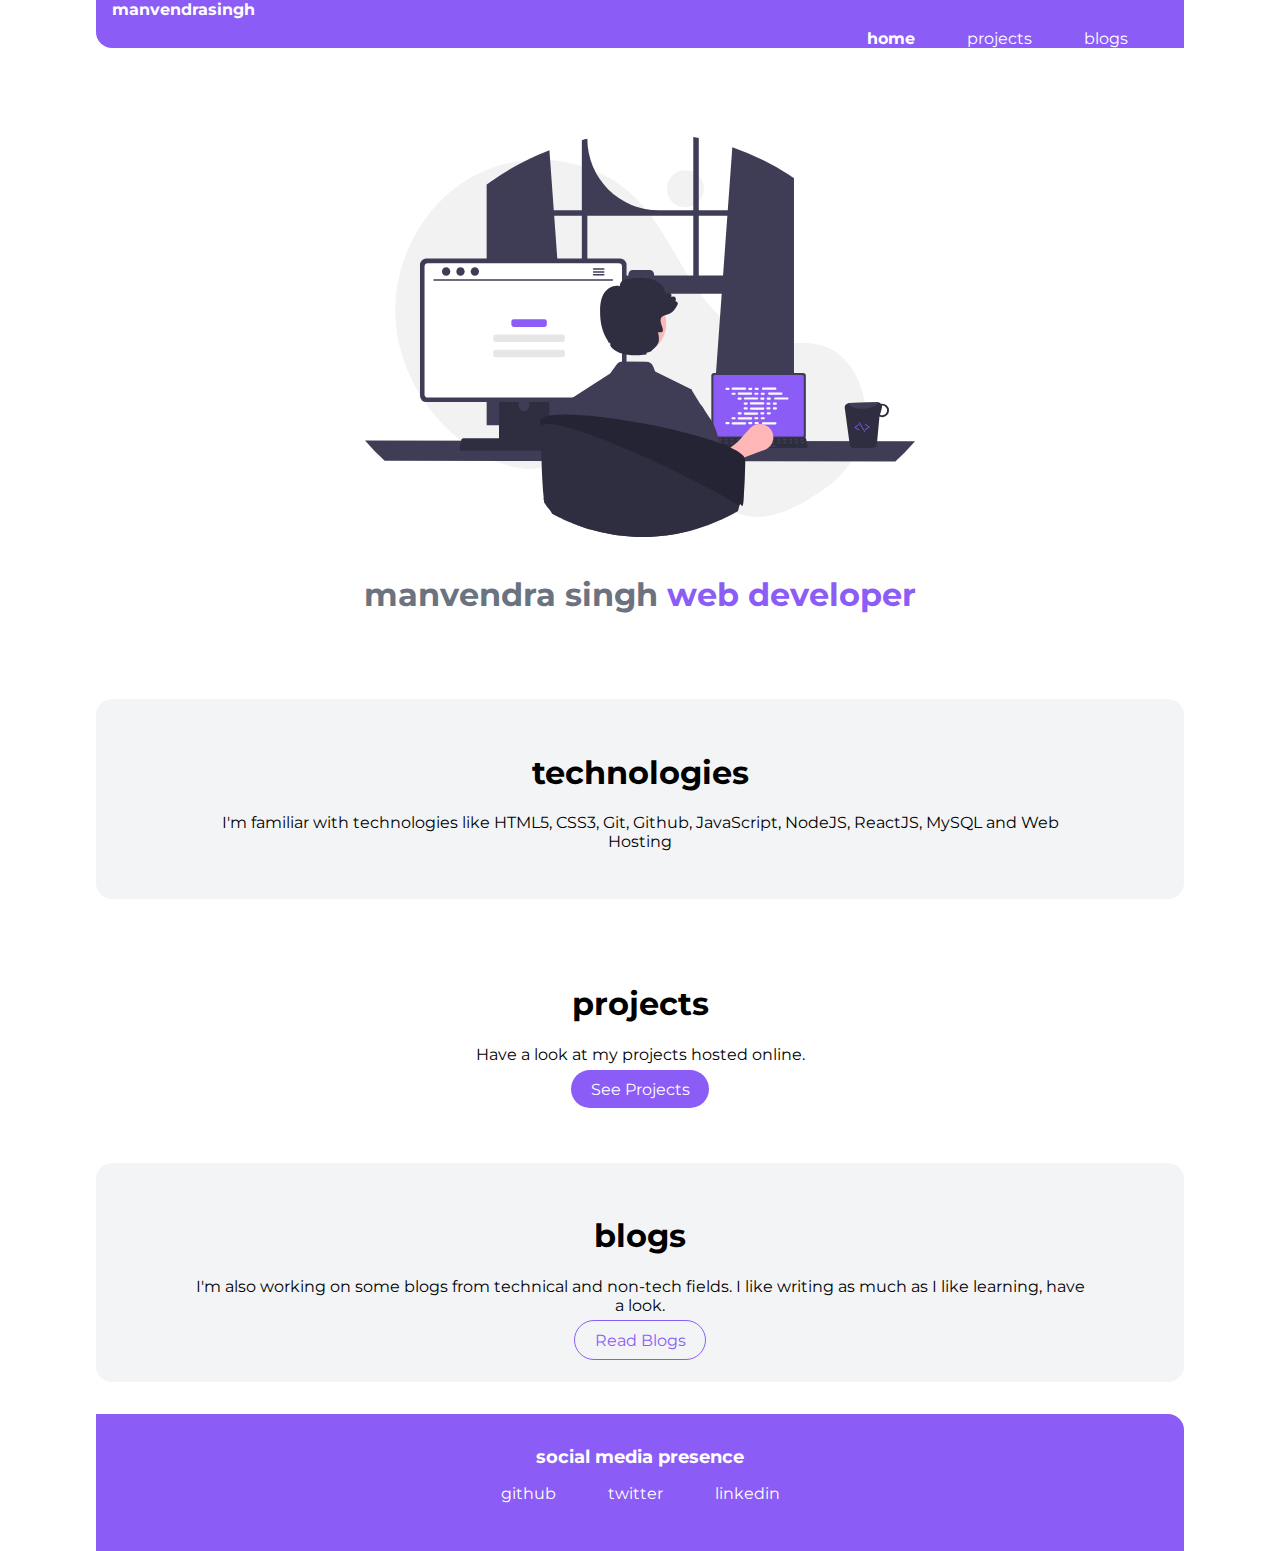
<file: index.html>
<!DOCTYPE html>
<html lang="en">

<head>
    <meta charset="UTF-8">
    <meta http-equiv="X-UA-Compatible" content="IE=edge">
    <meta name="viewport" content="width=device-width, initial-scale=1.0">
    <title>portfolio/manvendrasingh</title>
    <link href="styles.css" rel="stylesheet" />
</head>

<body>
    <nav class="navigation container">
        <div class="nav-brand"><a href="/">manvendrasingh</a></div>
        <ul class="list-non-bullet nav-pills">
            <li class="list-item-inline">
                <a class="link link-active" href="/">home</a>
            </li>
            <li class="list-item-inline">
                <a class="link" href="/projects.html">projects</a>
            </li>
            <li class="list-item-inline">
                <a class="link" href="/blogs.html">blogs</a>
            </li>
        </ul>
    </nav>

    <header class="hero">
        <img class="hero-img" src="developer.svg" />
        <h1 class="hero-heading"> manvendra singh <span class="heading-inverted"> web developer </span></h1>
    </header>

    <section class="section ow">
        <div class="container container-center">
            <h1>technologies</h1>
            <p>
                I'm familiar with technologies like HTML5, CSS3, Git, Github, JavaScript, NodeJS, ReactJS, MySQL and Web
                Hosting
            </p>
        </div>
    </section>

    <section class="section">
        <div class="container container-center">
            <h1>projects</h1>
            <p>
                Have a look at my projects hosted online.
            </p>
            <a class="link link-primary" href="/projects.html">See Projects</a>
        </div>
    </section>

    <section class="section ow">
        <div class="container container-center">
            <h1>blogs</h1>
            <p>
                I'm also working on some blogs from technical and non-tech fields. I like writing as much as I like
                learning, have a look.
            </p>
            <a class="link link-secondary" href="/blogs.html">Read Blogs</a>
        </div>
    </section>

    <footer class="footer">
        <div class="footer-header">social media presence</div>
        <ul class="social-links list-non-bullet">
            <li class="list-item-inline">
                <a class="link" href="https://github.com/manavsinghrajput">github</a>
            </li>
            <li class="list-item-inline">
                <a class="link" href="https://twitter.com/manvavsingh">twitter</a>
            </li>
            <li class="list-item-inline">
                <a class="link" href="http://www.linkedin.com/in/manavsinghrajput">linkedin</a>
            </li>
        </ul>
    </footer>

</body>

</html>
</file>
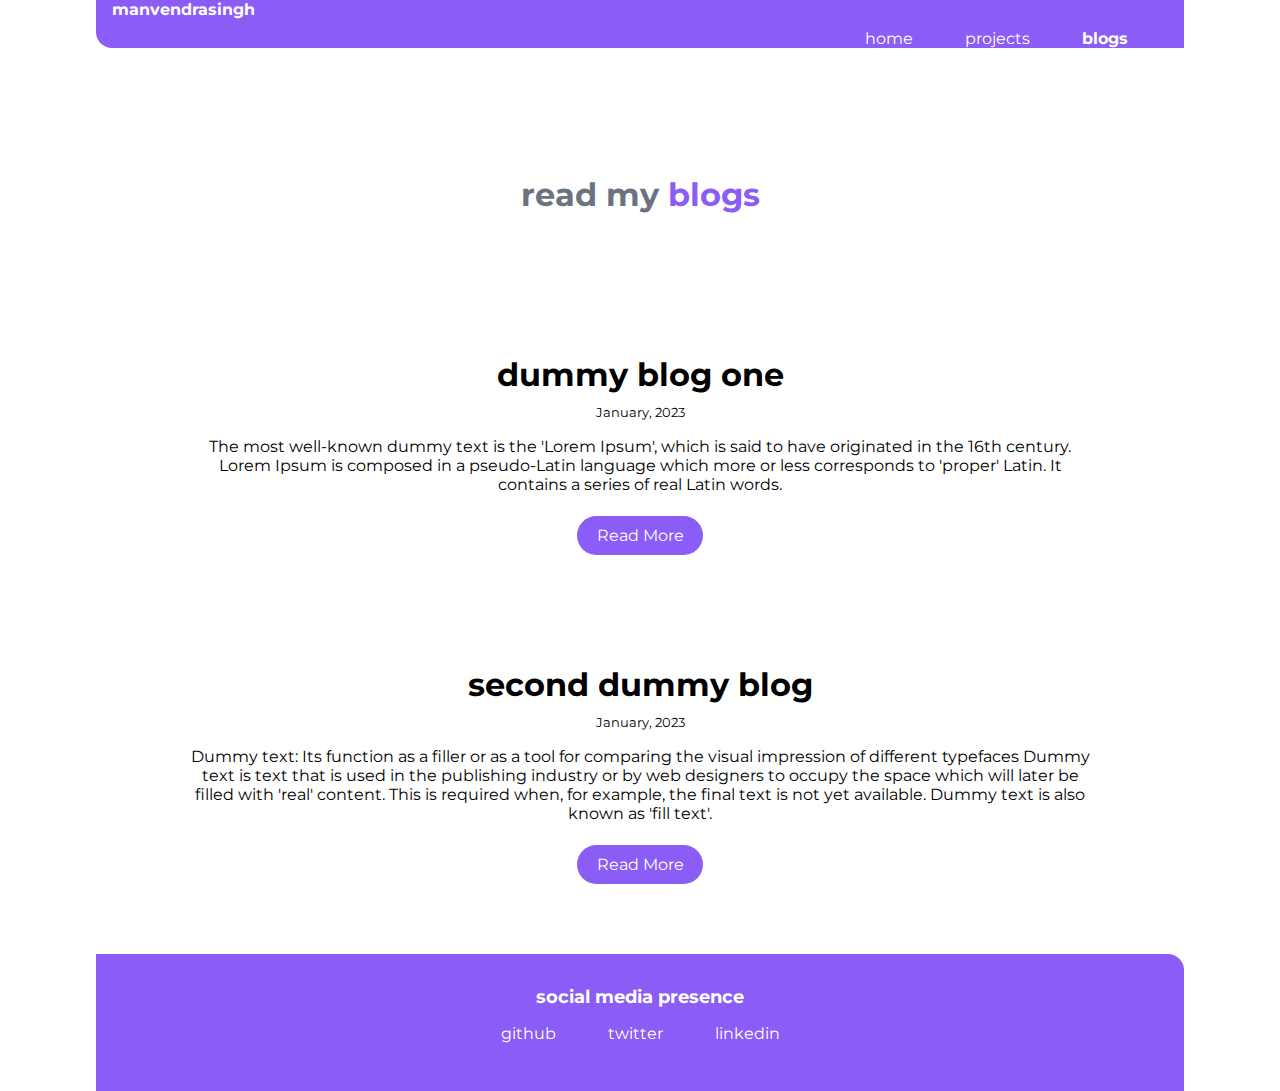
<file: blogs.html>
<!DOCTYPE html>
<html lang="en">

<head>
    <meta charset="UTF-8">
    <meta http-equiv="X-UA-Compatible" content="IE=edge">
    <meta name="viewport" content="width=device-width, initial-scale=1.0">
    <title>blogs | manvendrasingh</title>
    <link rel="stylesheet" href="styles.css">
</head>

<body>
    <nav class="navigation container">
        <div class="nav-brand"><a href="/">manvendrasingh</a></div>
        <ul class="list-non-bullet nav-pills">
            <li class="list-item-inline">
                <a class="link" href="/">home</a>
            </li>
            <li class="list-item-inline">
                <a class="link" href="/projects.html">projects</a>
            </li>
            <li class="list-item-inline">
                <a class="link link-active" href="/blogs.html">blogs</a>
            </li>
        </ul>
    </nav>

    <header class="hero">
        <h1 class="hero-heading"> read my <span class="heading-inverted"> blogs </span></h1>
    </header>

    <ul class="list-non-bullet">
        <li>
            <article class="showcase-list container container-center">
                <h1>dummy blog one</h1>
                <small>January, 2023</small>
                <p>
                    The most well-known dummy text is the 'Lorem Ipsum', which is said
                    to have originated in the 16th century. Lorem Ipsum is composed in a
                    pseudo-Latin language which more or less corresponds to 'proper'
                    Latin. It contains a series of real Latin words.
                </p>

                <a class="link link-primary" href="/dummy-blogs.html">Read More</a>
            </article>
        </li>

        <li>
            <article class="showcase-list container container-center">
                <h1>second dummy blog</h1>
                <small>January, 2023</small>
                <p>
                    Dummy text: Its function as a filler or as a tool for comparing the
                    visual impression of different typefaces Dummy text is text that is
                    used in the publishing industry or by web designers to occupy the
                    space which will later be filled with 'real' content. This is
                    required when, for example, the final text is not yet available.
                    Dummy text is also known as 'fill text'.
                </p>

                <a class="link link-primary" href="">Read More</a>
            </article>
        </li>
    </ul>

    <footer class="footer">
        <div class="footer-header">social media presence</div>
        <ul class="social-links list-non-bullet">
            <li class="list-item-inline">
                <a class="link" href="https://github.com/manavsinghrajput">github</a>
            </li>
            <li class="list-item-inline">
                <a class="link" href="https://twitter.com/manvavsingh">twitter</a>
            </li>
            <li class="list-item-inline">
                <a class="link" href="http://www.linkedin.com/in/manavsinghrajput">linkedin</a>
            </li>
        </ul>
    </footer>
</body>

</html>
</file>
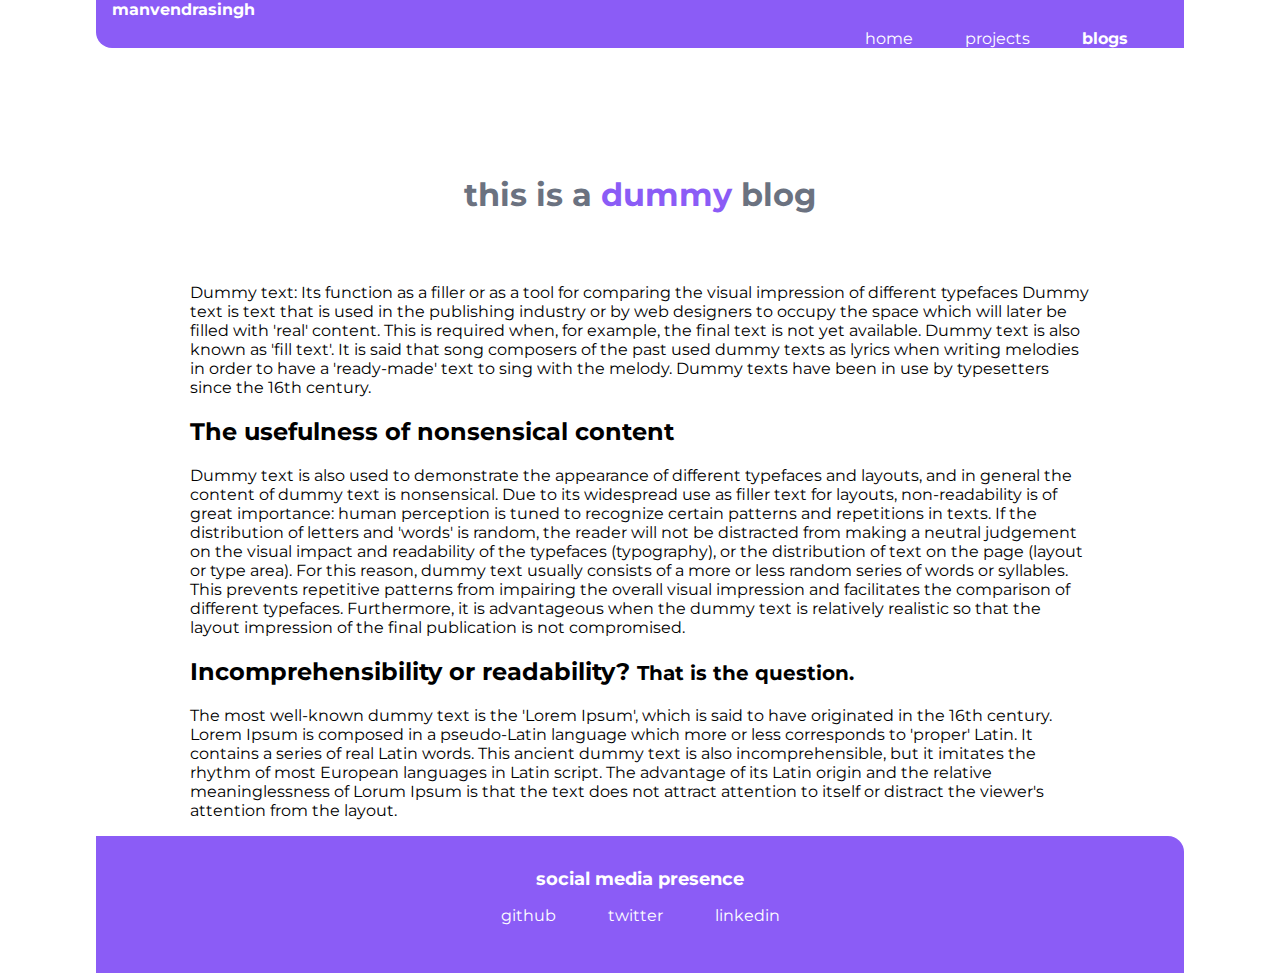
<file: dummy-blogs.html>
<!DOCTYPE html>
<html lang="en">

<head>
    <meta charset="UTF-8">
    <meta http-equiv="X-UA-Compatible" content="IE=edge">
    <meta name="viewport" content="width=device-width, initial-scale=1.0">
    <title>dummy-blogs | manvendrasingh</title>
    <link href="styles.css" rel="stylesheet" />
</head>

<body>
    <nav class="navigation container">
        <div class="nav-brand"><a href="/">manvendrasingh</a></div>
        <ul class="list-non-bullet nav-pills">
            <li class="list-item-inline">
                <a class="link" href="/">home</a>
            </li>
            <li class="list-item-inline">
                <a class="link" href="/projects.html">projects</a>
            </li>
            <li class="list-item-inline">
                <a class="link link-active" href="/blogs.html">blogs</a>
            </li>
        </ul>
    </nav>

    <header class="hero">
        <h1 class="hero-heading">
            this is a <span class="heading-inverted">dummy</span> blog
        </h1>
    </header>

    <article class="container-center">
        <p>
            Dummy text: Its function as a filler or as a tool for comparing the
            visual impression of different typefaces Dummy text is text that is used
            in the publishing industry or by web designers to occupy the space which
            will later be filled with 'real' content. This is required when, for
            example, the final text is not yet available. Dummy text is also known
            as 'fill text'. It is said that song composers of the past used dummy
            texts as lyrics when writing melodies in order to have a 'ready-made'
            text to sing with the melody. Dummy texts have been in use by
            typesetters since the 16th century.
        </p>

        <h2>The usefulness of nonsensical content</h2>
        <p>
            Dummy text is also used to demonstrate the appearance of different
            typefaces and layouts, and in general the content of dummy text is
            nonsensical. Due to its widespread use as filler text for layouts,
            non-readability is of great importance: human perception is tuned to
            recognize certain patterns and repetitions in texts. If the distribution
            of letters and 'words' is random, the reader will not be distracted from
            making a neutral judgement on the visual impact and readability of the
            typefaces (typography), or the distribution of text on the page (layout
            or type area). For this reason, dummy text usually consists of a more or
            less random series of words or syllables. This prevents repetitive
            patterns from impairing the overall visual impression and facilitates
            the comparison of different typefaces. Furthermore, it is advantageous
            when the dummy text is relatively realistic so that the layout
            impression of the final publication is not compromised.
        </p>

        <h2>
            Incomprehensibility or readability? <small>That is the question.</small>
        </h2>
        <p>
            The most well-known dummy text is the 'Lorem Ipsum', which is said to
            have originated in the 16th century. Lorem Ipsum is composed in a
            pseudo-Latin language which more or less corresponds to 'proper' Latin.
            It contains a series of real Latin words. This ancient dummy text is
            also incomprehensible, but it imitates the rhythm of most European
            languages in Latin script. The advantage of its Latin origin and the
            relative meaninglessness of Lorum Ipsum is that the text does not
            attract attention to itself or distract the viewer's attention from the
            layout.
        </p>
    </article>

    <footer class="footer">
        <div class="footer-header">social media presence</div>
        <ul class="social-links list-non-bullet">
            <li class="list-item-inline">
                <a class="link" href="https://github.com/manavsinghrajput">github</a>
            </li>
            <li class="list-item-inline">
                <a class="link" href="https://twitter.com/manvavsingh">twitter</a>
            </li>
            <li class="list-item-inline">
                <a class="link" href="http://www.linkedin.com/in/manavsinghrajput">linkedin</a>
            </li>
        </ul>
    </footer>
</body>

</html>
</file>
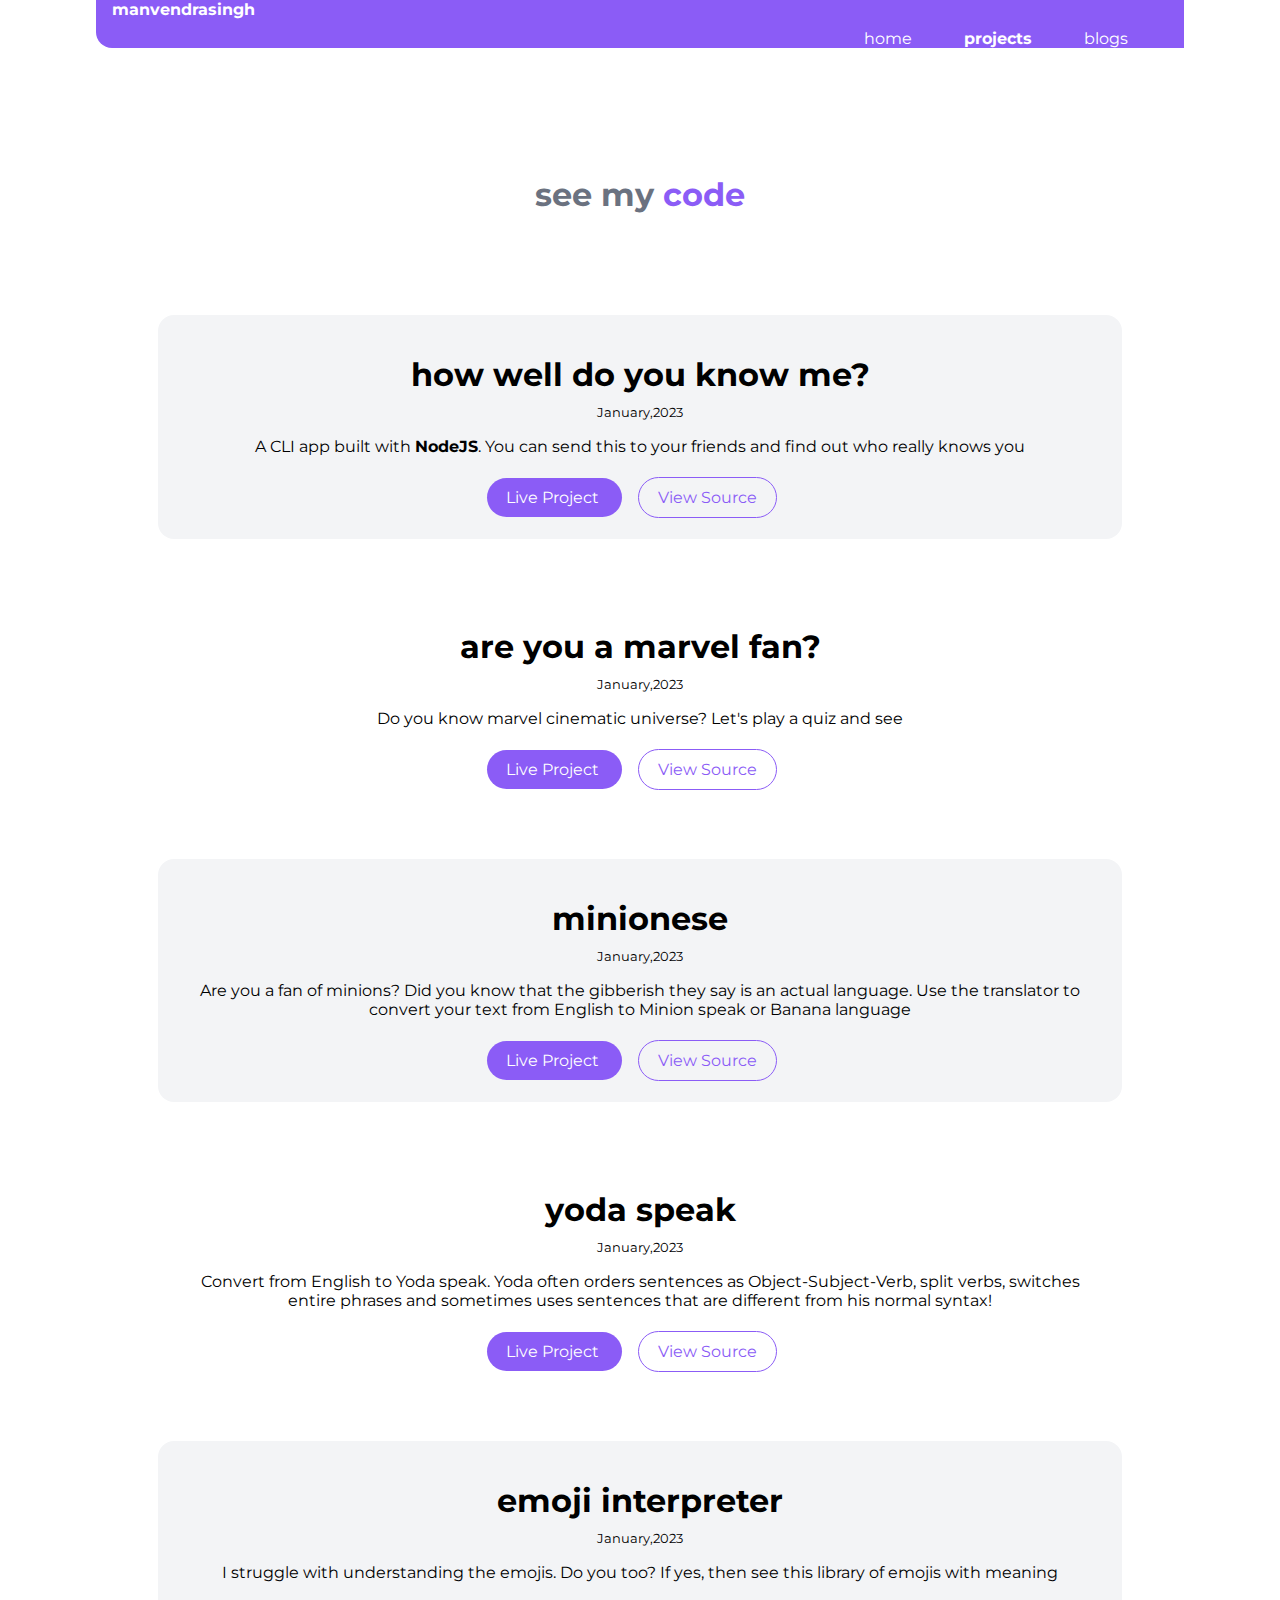
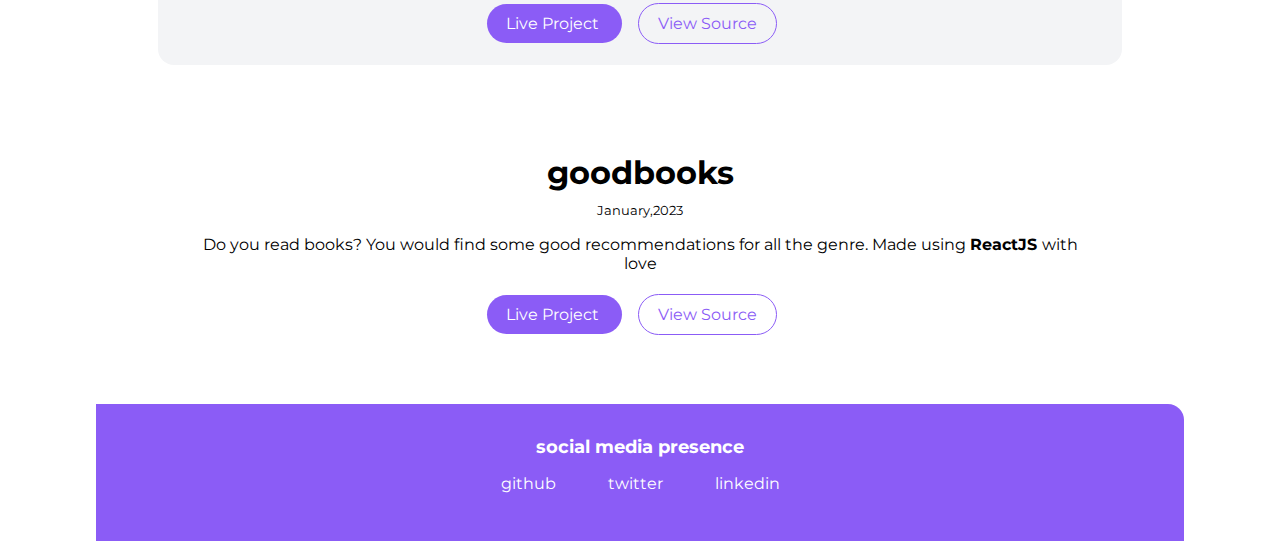
<file: projects.html>
<!DOCTYPE html>
<html lang="en">

<head>
    <meta charset="UTF-8">
    <meta http-equiv="X-UA-Compatible" content="IE=edge">
    <meta name="viewport" content="width=device-width, initial-scale=1.0">
    <title>projects | manvendrasingh</title>
    <link href="styles.css" rel="stylesheet" />
</head>

<body>
    <nav class="navigation container">
        <div class="nav-brand"><a href="/">manvendrasingh</a></div>
        <ul class="list-non-bullet nav-pills">
            <li class="list-item-inline">
                <a class="link" href="/">home</a>
            </li>
            <li class="list-item-inline">
                <a class="link link-active" href="/projects.html">projects</a>
            </li>
            <li class="list-item-inline">
                <a class="link" href="/blogs.html">blogs</a>
            </li>
        </ul>
    </nav>

    <header class="hero">
        <h1 class="hero-heading"> see my <span class="heading-inverted"> code </span></h1>
    </header>

    <ul class="list-non-bullet">
        <li>
            <article class="showcase-list container container-center ow">
                <h1>how well do you know me?</h1>
                <small>January,2023</small>
                <p>A CLI app built with <strong> NodeJS</strong>. You can send this to your friends and find out who
                    really knows you</p>
                <a class="link link-primary" href="https://replit.com/@manavDev/markOne?embed=true">
                    Live Project
                </a>
                <a class="link link-secondary" href="https://github.com/manavsinghrajput/neogcamp-cli-project-1.git">
                    View Source
                </a>
            </article>
        </li>
        <li>
            <article class="showcase-list container container-center">
                <h1>are you a marvel fan?</h1>
                <small>January,2023</small>
                <p>Do you know marvel cinematic universe? Let's play a quiz and see</p>
                <a class="link link-primary" href="https://replit.com/@manavDev/markTwo?embed=true">
                    Live Project
                </a>
                <a class="link link-secondary" href="https://github.com/manavsinghrajput/neogcamp-quiz-on-marvel.git">
                    View Source
                </a>
            </article>
        </li>
        <li>
            <article class="showcase-list container container-center ow">
                <h1>minionese</h1>
                <small>January,2023</small>
                <p>Are you a fan of minions? Did you know that the gibberish they say is an actual language. Use the
                    translator to convert your text from English to Minion speak or Banana language</p>
                <a class="link link-primary" href="">
                    Live Project
                </a>
                <a class="link link-secondary" href="https://github.com/manavsinghrajput/minion-speak-app.git">
                    View Source
                </a>
            </article>
        </li>
        <li>
            <article class="showcase-list container container-center">
                <h1>yoda speak</h1>
                <small>January,2023</small>
                <p>Convert from English to Yoda speak. Yoda often orders sentences as Object-Subject-Verb, split verbs,
                    switches entire phrases and sometimes uses sentences that are different from his normal syntax!</p>
                <a class="link link-primary" href="">
                    Live Project
                </a>
                <a class="link link-secondary" href="">
                    View Source
                </a>
            </article>
        </li>
        <li>
            <article class="showcase-list container container-center ow">
                <h1>emoji interpreter</h1>
                <small>January,2023</small>
                <p>I struggle with understanding the emojis. Do you too? If yes, then see this library of emojis with
                    meaning</p>
                <a class="link link-primary" href="">
                    Live Project
                </a>
                <a class="link link-secondary" href="">
                    View Source
                </a>
            </article>
        </li>
        <li>
            <article class="showcase-list container container-center">
                <h1>goodbooks</h1>
                <small>January,2023</small>
                <p>Do you read books? You would find some good recommendations for all the genre. Made using <strong>
                        ReactJS </strong> with love</p>
                <a class="link link-primary" href="">
                    Live Project
                </a>
                <a class="link link-secondary" href="">
                    View Source
                </a>
            </article>
        </li>
    </ul>

    <footer class="footer">
        <div class="footer-header">social media presence</div>
        <ul class="social-links list-non-bullet">
            <li class="list-item-inline">
                <a class="link" href="https://github.com/manavsinghrajput">github</a>
            </li>
            <li class="list-item-inline">
                <a class="link" href="https://twitter.com/manvendraS1ngh">twitter</a>
            </li>
            <li class="list-item-inline">
                <a class="link" href="http://www.linkedin.com/in/manavsinghrajput">linkedin</a>
            </li>
        </ul>
    </footer>

</body>

</html>
</file>
<file: styles.css>
@import url('https://fonts.googleapis.com/css2?family=Montserrat:wght@400;500&display=swap');

:root {
    --primary-color: #8B5CF6;
    --off-white: #F3F4F6;
    --dark-grey: #6B7280;
}

body {
    font-family: "Montserrat", sans-serif;
    margin: 0px auto;
    max-width: 85%;
    width: 100%;
}

/* navigation */
.navigation {
    background-color: var(--primary-color);
    color: white;
    padding: 1rem;
    border-bottom-left-radius: 1rem;
}

.navigation .nav-brand {
    font-weight: bold;
}

.nav-brand a {
    text-decoration: none;
    color: inherit;
}

.navigation .nav-pills {
    text-align: right;
    margin: 0.6rem 1rem;
}

.navigation .link {
    color: white;
}

.navigation .link-active {
    font-weight: bold;
}


/* header */
.hero {
    padding: 2rem;
    padding-top: 5rem;
}

.hero .hero-img {
    max-width: 80%;
    width: 550px;
    display: block;
    margin: auto;
}

.hero .hero-heading {
    text-align: center;
    padding-top: 1rem;
    color: var(--dark-grey);
}

.hero .hero-heading .heading-inverted {
    color: var(--primary-color);
}

/* sections */
.section {
    padding: 2rem;
    margin: 2rem 0;
    border-radius: 1rem;
    text-align: center;
}

.section h1 {
    text-align: center;
}

.ow {
    background-color: var(--off-white);
}

/* container */
.container {
    padding: 0rem 1rem;
}

.container-center {
    max-width: 900px;
    width: 100%;
    margin: auto;
}

/** lists **/

.list-non-bullet {
    list-style: none;
    padding-inline-start: 0px;
}

.list-item-inline {
    display: inline;
    padding: 0rem 0.5rem;
}

/* footer */
.footer {
    background-color: var(--primary-color);
    padding: 2rem 1rem;
    text-align: center;
    color: white;
    border-top-right-radius: 1rem;
}

.footer .link {
    color: white;
}

.footer .footer-header {
    font-weight: bold;
    font-size: large;
}

.footer ul {
    padding-inline-start: 0px;
}

/* lists */
.list-item-inline {
    display: inline;
    padding: 0rem 0.5rem;
}

.list-non-bullet {
    list-style: none;
    padding-inline-start: 0px;
}

/* links */
.link {
    box-sizing: border-box;
    text-decoration: none;
    padding: 0.5rem 1rem;
}

.link-primary {
    max-width: 140px;
    padding: 0.6rem 1.2rem;
    background-color: var(--primary-color);
    color: #fff;
    margin: 1rem auto;
    border-radius: 2rem;
}

.link-secondary {
    max-width: 140px;
    margin: 1rem;
    padding: 0.6rem 1.2rem;
    border-radius: 2rem;
    border: 1px solid var(--primary-color);
    color: var(--primary-color);
}

/* projects */
.showcase-list {
    padding: 2rem;
    border-radius: 1rem;
    text-align: center;
    margin: 3rem auto;
}

.showcase-list h1 {
    margin: 0.5rem;
}

.showcase-list p {
    padding-bottom: 1rem;
}

.showcase-blog {
    padding-bottom: 6rem;
}

@media (max-width: 900px) {
    body {
        max-width: 95%;
        width: 100%;
    }

    .list-item-inline {
        display: inline;
        padding: 0rem;
    }

    .container-center {
        width: auto;
    }

    .link-primary {
        display: block;
    }
}
</file>
